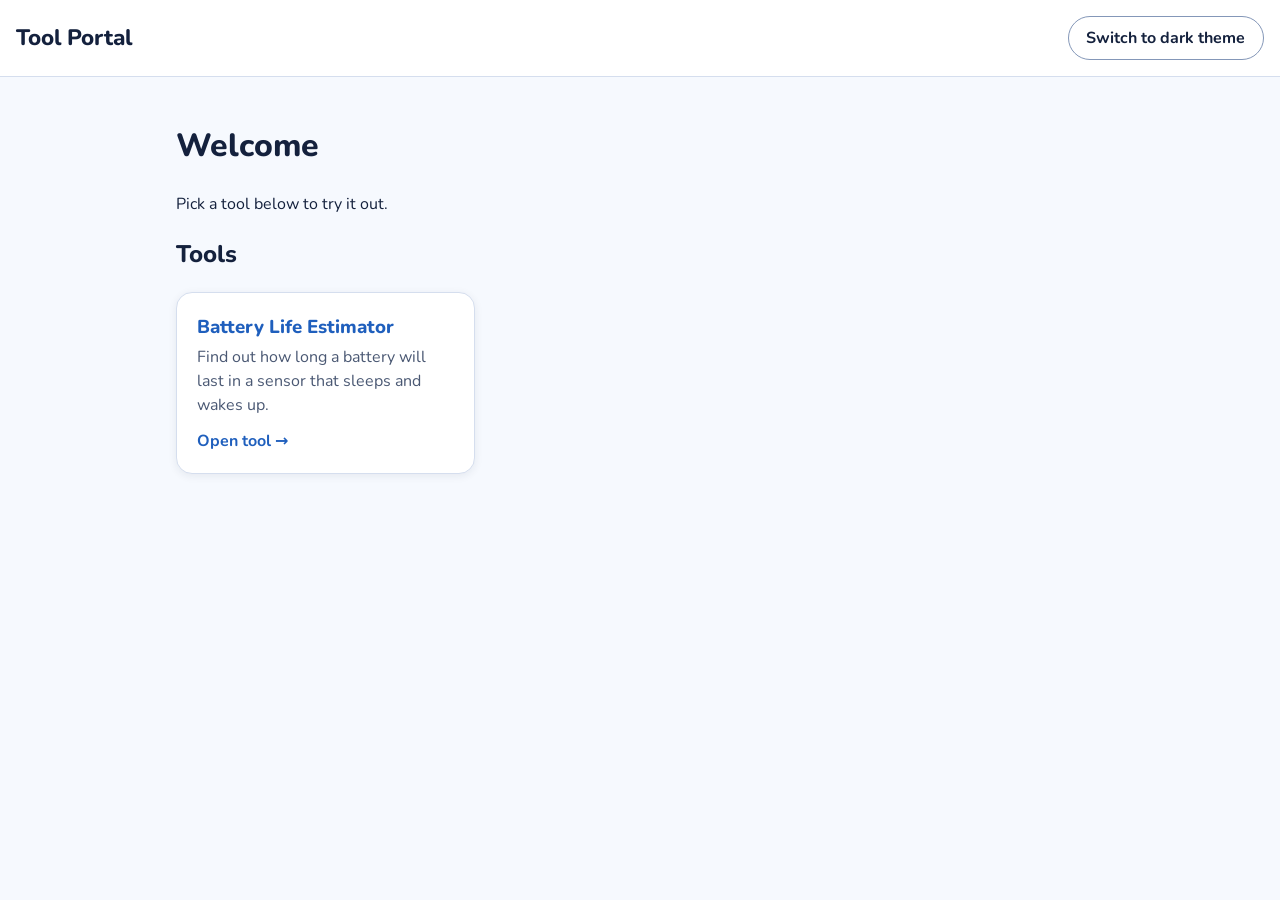
<file: index.html>
<!DOCTYPE html>
<html lang="en" data-theme="light">
<head>
  <meta charset="UTF-8">
  <meta name="viewport" content="width=device-width, initial-scale=1">
  <title>Tool Portal</title>
  <link rel="preconnect" href="https://fonts.googleapis.com">
  <link rel="preconnect" href="https://fonts.gstatic.com" crossorigin>
  <link href="https://fonts.googleapis.com/css2?family=Nunito:wght@400;700;800&display=swap" rel="stylesheet">
  <link rel="stylesheet" href="css/style.css">
  <script src="js/theme.js"></script>
</head>
<body>
  <header>
    <a class="site-title" href="index.html">Tool Portal</a>
    <button id="theme-toggle" type="button">Switch to dark theme</button>
  </header>

  <main>
    <h1>Welcome</h1>
    <p>Pick a tool below to try it out.</p>

    <h2>Tools</h2>
    <ul class="tool-list">
      <li>
        <a class="tool-card" href="battery-estimator.html">
          <h3>Battery Life Estimator</h3>
          <p>Find out how long a battery will last in a sensor that sleeps and wakes up.</p>
          <span class="open-tool">Open tool →</span>
        </a>
      </li>
    </ul>
  </main>
</body>
</html>
</file>
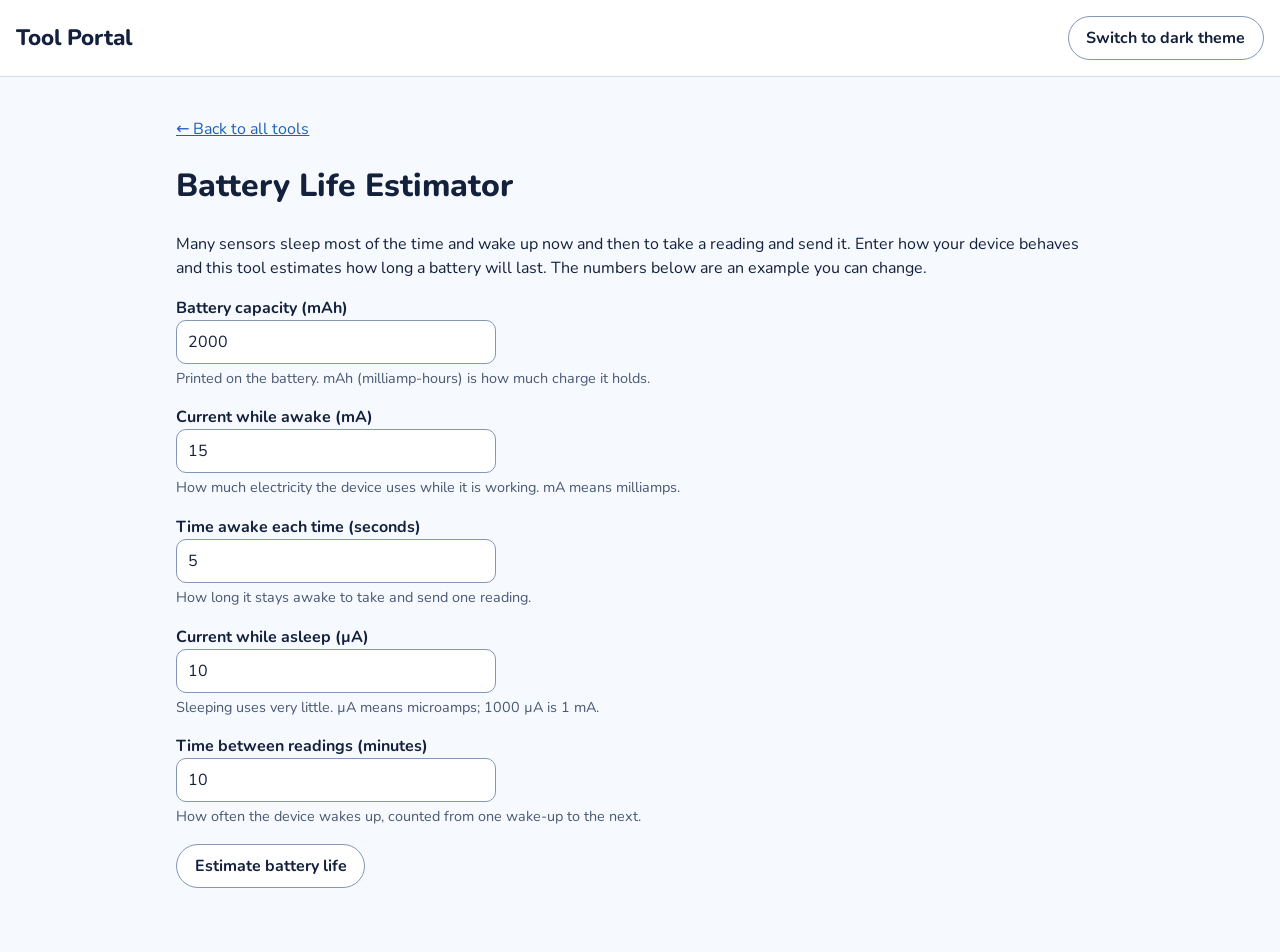
<file: battery-estimator.html>
<!DOCTYPE html>
<html lang="en" data-theme="light">
<head>
  <meta charset="UTF-8">
  <meta name="viewport" content="width=device-width, initial-scale=1">
  <title>Battery Life Estimator | Tool Portal</title>
  <link rel="preconnect" href="https://fonts.googleapis.com">
  <link rel="preconnect" href="https://fonts.gstatic.com" crossorigin>
  <link href="https://fonts.googleapis.com/css2?family=Nunito:wght@400;700;800&display=swap" rel="stylesheet">
  <link rel="stylesheet" href="css/style.css">
  <script src="js/theme.js"></script>
  <script src="js/battery.js" defer></script>
</head>
<body>
  <header>
    <a class="site-title" href="index.html">Tool Portal</a>
    <button id="theme-toggle" type="button">Switch to dark theme</button>
  </header>

  <main>
    <p><a href="index.html">&larr; Back to all tools</a></p>
    <h1>Battery Life Estimator</h1>
    <p>
      Many sensors sleep most of the time and wake up now and then to take a
      reading and send it. Enter how your device behaves and this tool
      estimates how long a battery will last. The numbers below are an example
      you can change.
    </p>

    <form id="battery-form" novalidate>
      <div class="field">
        <label for="capacity">Battery capacity (mAh)</label>
        <input id="capacity" type="number" step="any" min="0" value="2000" inputmode="decimal">
        <p class="hint">Printed on the battery. mAh (milliamp-hours) is how much charge it holds.</p>
      </div>

      <div class="field">
        <label for="active-current">Current while awake (mA)</label>
        <input id="active-current" type="number" step="any" min="0" value="15" inputmode="decimal">
        <p class="hint">How much electricity the device uses while it is working. mA means milliamps.</p>
      </div>

      <div class="field">
        <label for="active-time">Time awake each time (seconds)</label>
        <input id="active-time" type="number" step="any" min="0" value="5" inputmode="decimal">
        <p class="hint">How long it stays awake to take and send one reading.</p>
      </div>

      <div class="field">
        <label for="sleep-current">Current while asleep (µA)</label>
        <input id="sleep-current" type="number" step="any" min="0" value="10" inputmode="decimal">
        <p class="hint">Sleeping uses very little. µA means microamps; 1000 µA is 1 mA.</p>
      </div>

      <div class="field">
        <label for="interval">Time between readings (minutes)</label>
        <input id="interval" type="number" step="any" min="0" value="10" inputmode="decimal">
        <p class="hint">How often the device wakes up, counted from one wake-up to the next.</p>
      </div>

      <button id="calculate" type="submit">Estimate battery life</button>
    </form>

    <div id="result" aria-live="polite"></div>
  </main>
</body>
</html>
</file>
<file: css/style.css>
/* Clean Classroom design: soft blue on near-white, rounded shapes, Nunito.
   Colors live in variables so the light and dark themes only differ here. */
:root {
  --bg: #f6f9fe;
  --surface: #ffffff;
  --text: #14213d;
  --muted: #4a5873;
  --border: #d5deee;
  --control-border: #8497b8;
  --link: #1f5fbd;
  --error: #b00020;
  --shadow: 0 2px 8px rgba(20, 33, 61, 0.08);
}

:root[data-theme="dark"] {
  --bg: #0e1a2e;
  --surface: #16253f;
  --text: #eaf1ff;
  --muted: #a9b8d4;
  --border: #2b3c5e;
  --control-border: #6f86b3;
  --link: #8db8ff;
  --error: #ff9a9a;
  --shadow: none;
}

* {
  box-sizing: border-box;
}

body {
  margin: 0;
  background: var(--bg);
  color: var(--text);
  font-family: 'Nunito', system-ui, sans-serif;
  line-height: 1.5;
}

h1,
h2,
h3 {
  font-weight: 800;
}

a {
  color: var(--link);
}

header {
  display: flex;
  flex-wrap: wrap;
  align-items: center;
  justify-content: space-between;
  gap: 0.5rem 1rem;
  padding: 1rem;
  background: var(--surface);
  border-bottom: 1px solid var(--border);
}

.site-title {
  font-size: 1.4rem;
  font-weight: 800;
  color: var(--text);
  text-decoration: none;
}

#theme-toggle,
#calculate {
  min-height: 44px;
  padding: 0 1.1rem;
  border: 1px solid var(--control-border);
  border-radius: 999px;
  background: var(--surface);
  color: var(--text);
  font: inherit;
  font-weight: 700;
  cursor: pointer;
}

main {
  max-width: 60rem;
  margin: 0 auto;
  padding: 1.5rem 1rem 2.5rem;
}

.tool-list {
  display: grid;
  grid-template-columns: repeat(auto-fill, minmax(16rem, 1fr));
  gap: 1rem;
  padding: 0;
  list-style: none;
}

.tool-card {
  display: block;
  height: 100%;
  padding: 1.25rem;
  border: 1px solid var(--border);
  border-radius: 16px;
  background: var(--surface);
  box-shadow: var(--shadow);
  color: var(--text);
  text-decoration: none;
}

.tool-card:hover,
.tool-card:focus-visible {
  border-color: var(--link);
}

.tool-card h3 {
  margin: 0 0 0.25rem;
  color: var(--link);
}

.tool-card p {
  margin: 0 0 0.75rem;
  color: var(--muted);
}

.open-tool {
  font-weight: 700;
  color: var(--link);
}

.field {
  margin-bottom: 1rem;
}

label {
  display: block;
  font-weight: 700;
}

input {
  width: 100%;
  max-width: 20rem;
  min-height: 44px;
  padding: 0.4rem 0.7rem;
  border: 1px solid var(--control-border);
  border-radius: 10px;
  background: var(--surface);
  color: var(--text);
  font: inherit;
}

.hint {
  margin: 0.25rem 0 0;
  color: var(--muted);
  font-size: 0.9rem;
}

#result {
  margin-top: 1.5rem;
}

#result:not(:empty) {
  padding: 1.25rem;
  border: 1px solid var(--border);
  border-radius: 16px;
  background: var(--surface);
  box-shadow: var(--shadow);
}

#result.error {
  border-color: var(--error);
  color: var(--error);
}

#result h2 {
  margin-top: 0;
}

.big {
  font-size: 1.5rem;
  font-weight: 800;
}
</file>
